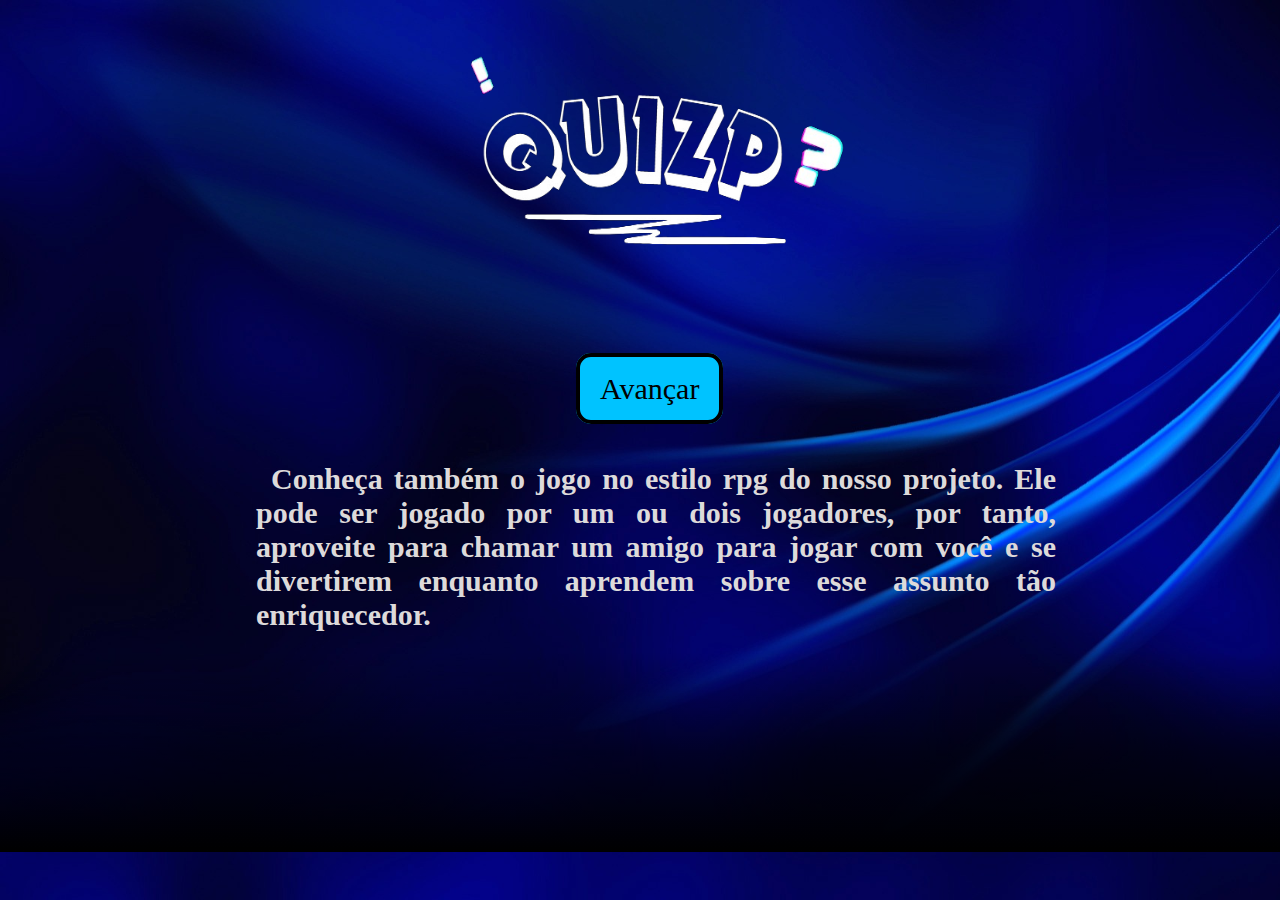
<file: index.html>
<!DOCTYPE html>
<html lang="en">
<head>
    <meta charset="UTF-8">
    <meta name="viewport" content="width=device-width, initial-scale=1.0">
    <title>Quiz</title>
    <link rel="stylesheet" href="st.css">
    <link rel="stylesheet" href="str.css">
    <link rel="shortcut icon" href="_f604629d-9792-47bb-b95a-61ca71071cd0-PhotoRoom.png" type="image/x-icon">
</head>
<body style="background-image: url(fundo3.jpg);">
    <br>

    <img src="iml.png" width="400px" height="300px" class="imag">
    
    <a href="tut.html" class="btav">Avançar</a>
    <br>
    <br>
    <br>
    <h1 class="publi">Conheça também o jogo no estilo rpg do nosso projeto. Ele pode ser jogado por um ou dois jogadores, por tanto,
        aproveite para chamar um amigo para jogar com você e se divertirem enquanto aprendem sobre esse assunto tão 
        enriquecedor. 
    </h1>

    <footer></footer>
</body>
</html>
</file>
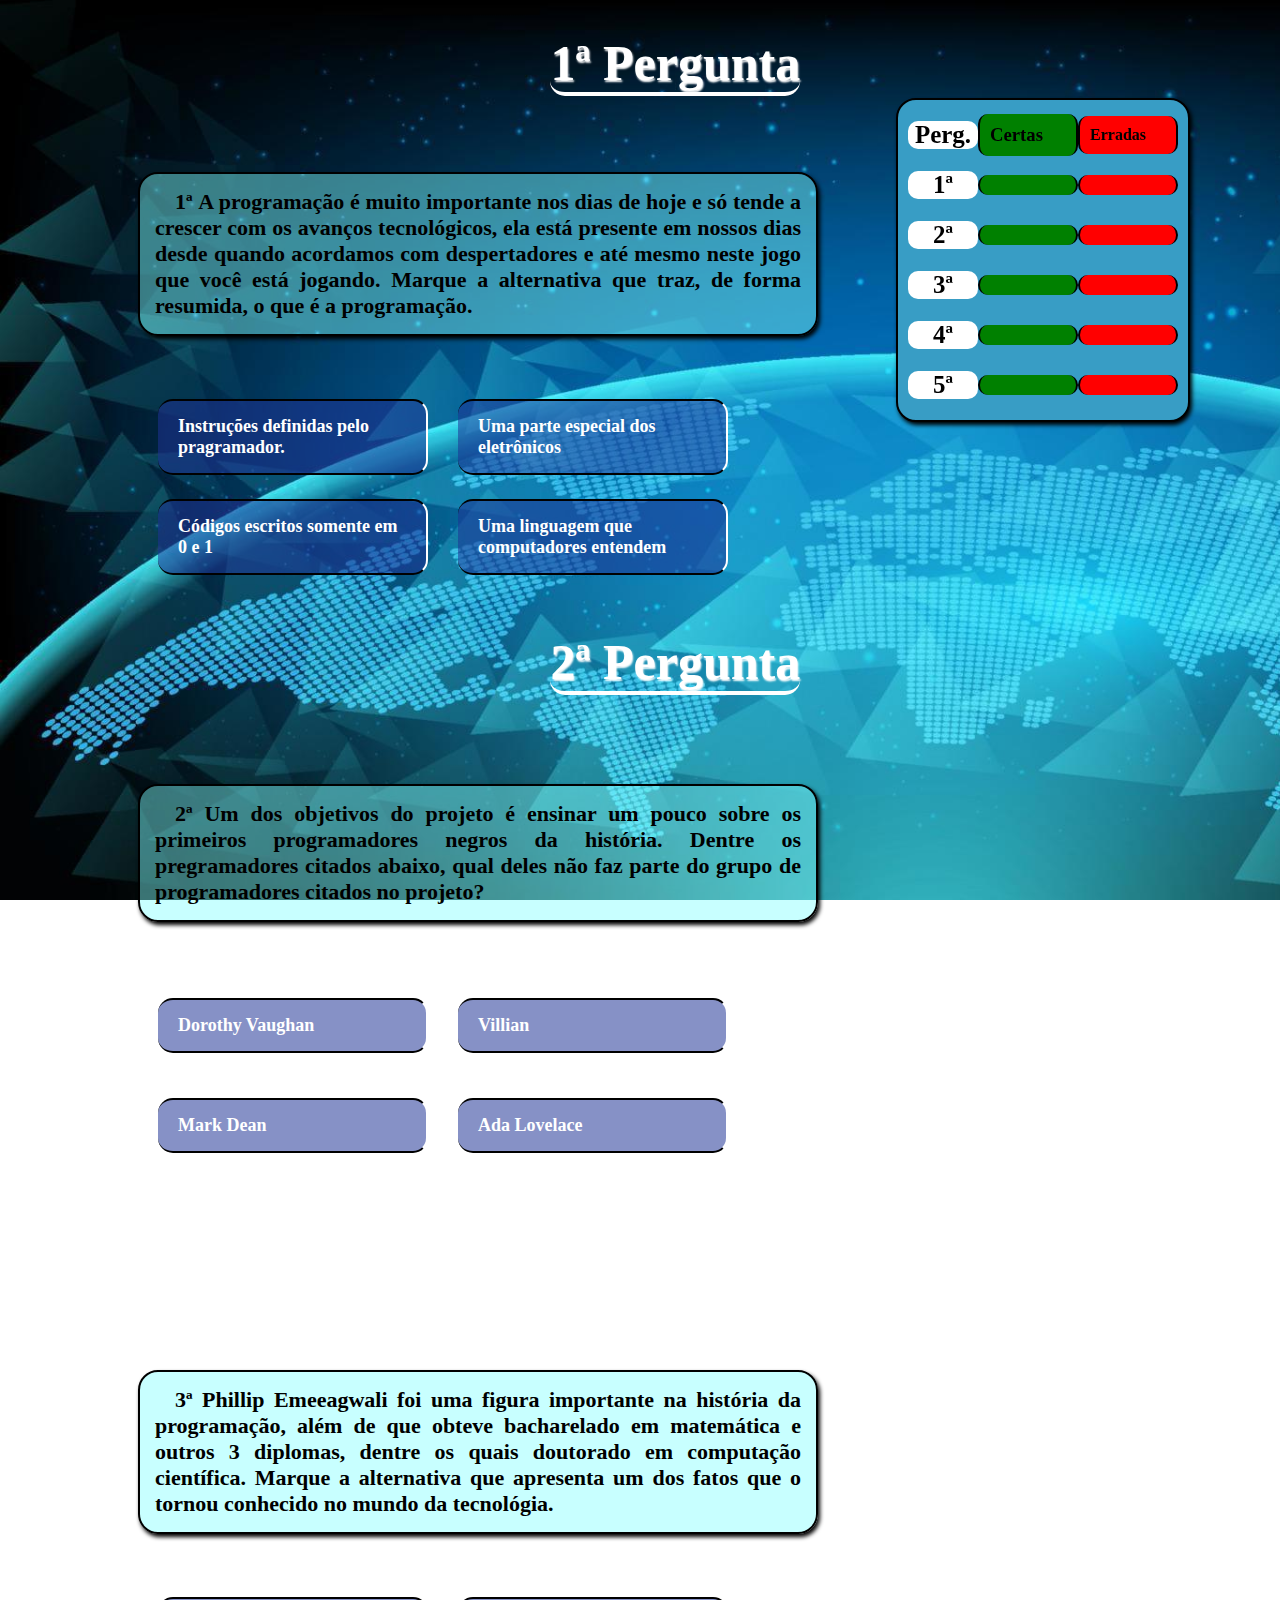
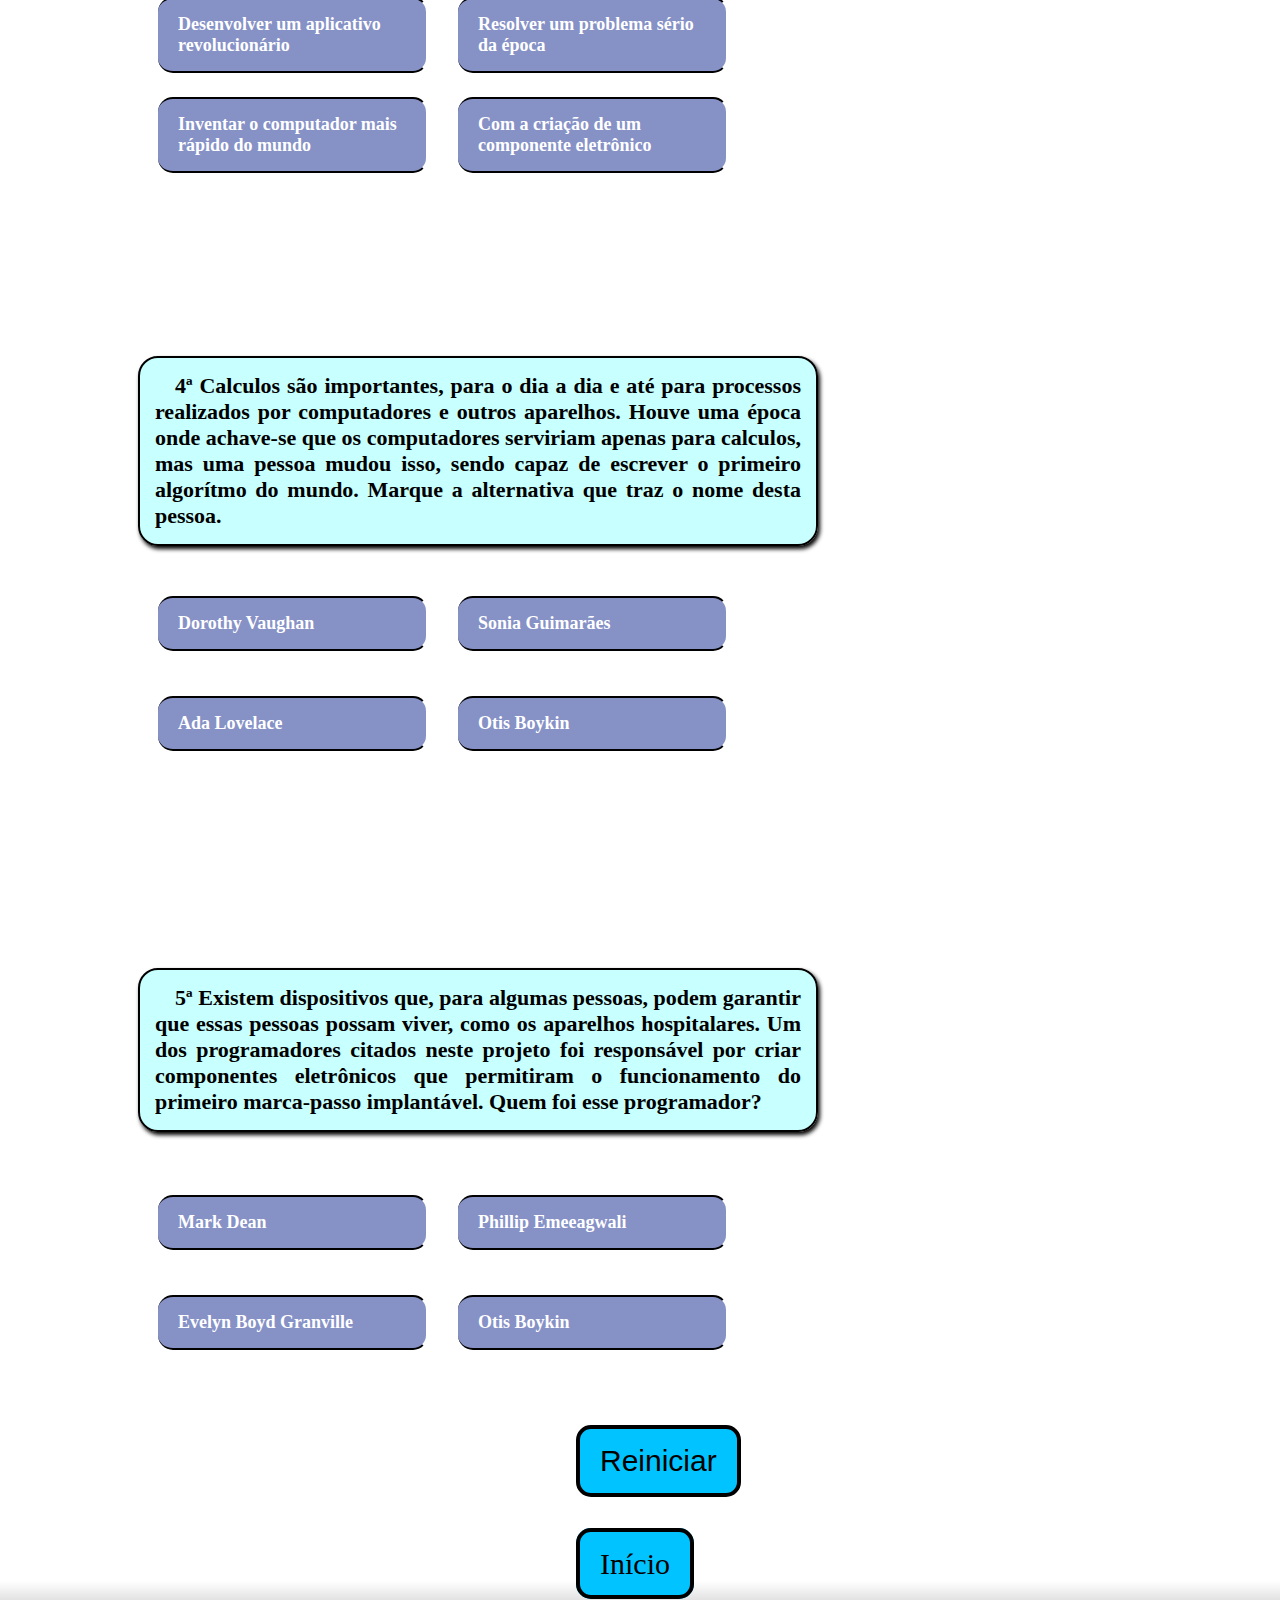
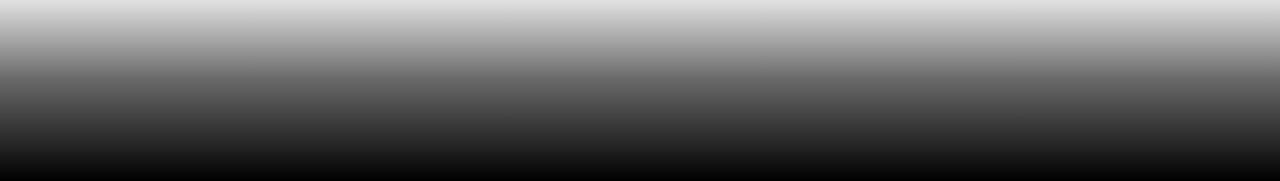
<file: per1.html>
<!DOCTYPE html>
<html lang="en">
<head>
    <meta charset="UTF-8">
    <meta name="viewport" content="width=device-width, initial-scale=1.0">
    <title>Perguntas</title>
    <link rel="stylesheet" href="st.css">
    <link rel="stylesheet" href="str.css">
    <link rel="shortcut icon" href="_f604629d-9792-47bb-b95a-61ca71071cd0-PhotoRoom.png" type="image/x-icon">
</head>
<body style="background-image: url(fundo2.jpg);">
    <!--Desempenho-->
    <div class="cx_desempenho">
        <h1>Perg.</h1>
        <h3>Certas</h3>
        <h4>Erradas</h4>

        <h1>1ª</h1>
        <h3 id="c1"></h3>
        <h4 id="e1"></h4>

        <h1>2ª</h1>
        <h3 id="c2"></h3>
        <h4 id="e2"></h4>

        <h1>3ª</h1>
        <h3 id="c3"></h3>
        <h4 id="e3"></h4>
        
        <h1>4ª</h1>
        <h3 id="c4"></h3>
        <h4 id="e4"></h4>

        <h1>5ª</h1>
        <h3 id="c5"></h3>
        <h4 id="e5"></h4>

    </div>
<!--11111111111111-->
    <h1 class="titulo">1ª Pergunta</h1>

    <div class="caixa">
        <div class="txper">
            <h2><b>1ª </b> A programação é muito importante nos dias de hoje e só tende a crescer com os avanços tecnológicos,
                ela está presente em nossos dias desde quando acordamos com despertadores e até mesmo neste jogo que você está jogando.
                Marque a alternativa que traz, de forma resumida, o que é a programação.
                </h2>
        </div>

        <div class="alt">
            <a onclick="certa1()">Instruções definidas pelo pragramador.</a>
            <a id="r1" onclick="errada1()">Uma parte especial dos eletrônicos</a>
            <a id="r2" onclick="errada1()">Códigos escritos somente em 0 e 1</a>
            <a id="r3" onclick="errada1()">Uma linguagem que computadores entendem</a>
        </div>

    </div>

    
<!--2222222222222222-->
    <h1 class="titulo">2ª Pergunta</h1>
    
    <div class="caixa">
        <div class="txper">
            <h2><b>2ª </b>Um dos objetivos do projeto é ensinar um pouco sobre os primeiros programadores negros 
                da história. Dentre os pregramadores citados abaixo, qual deles não faz parte do grupo de programadores
                citados no projeto?
                </h2>
        </div>

        <div class="alt">
            <a id="r4" onclick="errada2()">Dorothy Vaughan</a>
            <a onclick="certa2()">Villian</a>
            <a id="r5" onclick="errada2()">Mark Dean</a>
            <a id="r6" onclick="errada2()">Ada Lovelace</a>
        </div>
    </div>

<!--333333333333333-->

    <h1 class="titulo">3ª Pergunta</h1>
        
    <div class="caixa">
        <div class="txper">
            <h2><b>3ª </b> Phillip Emeeagwali foi uma figura importante na história da programação,
                 além de que obteve bacharelado em matemática e outros 3 diplomas, dentre os quais doutorado em computação científica.
                 Marque a alternativa que apresenta um dos fatos que o tornou conhecido no mundo da tecnológia. 
                </h2>
        </div>

        <div class="alt">
            <a id="r8" onclick="errada3()">Desenvolver um aplicativo revolucionário</a>
            <a id="r7" onclick="errada3()">Resolver um problema sério da época</a>
            <a onclick="certa3()">Inventar o computador mais rápido do mundo</a>
            <a id="r9" onclick="errada3()">Com a criação de um componente eletrônico</a>
        </div>
    </div>
    
    <h1 class="titulo">4ª Pergunta</h1>

    <div class="caixa">
        <div class="txper">
            <h2><b>4ª </b> Calculos são importantes, para o dia a dia e
                até para processos realizados por computadores e outros aparelhos. 
                Houve uma época onde achave-se que os computadores serviriam apenas para calculos, mas uma 
                pessoa mudou isso, sendo capaz de escrever o primeiro algorítmo do mundo. Marque a alternativa
                que traz o nome desta pessoa.
                </h2>
        </div>

        <div class="alt">
            <a id="r10" onclick="errada4()">Dorothy Vaughan</a>
            <a id="r11" onclick="errada4()">Sonia Guimarães</a>
            <a onclick="certa4()">Ada Lovelace</a>
            <a id="r12" onclick="errada4()">Otis Boykin</a>
        </div>
    </div>

    <h1 class="titulo">5ª Pergunta</h1>

    <div class="caixa">
        <div class="txper">
            <h2><b>5ª </b> Existem dispositivos que, para algumas pessoas, podem garantir que 
                essas pessoas possam viver, como os aparelhos hospitalares. Um dos programadores citados neste projeto 
                foi responsável por criar componentes eletrônicos que permitiram o funcionamento do primeiro marca-passo 
                implantável. Quem foi esse programador?
                </h2>
        </div>

        <div class="alt">
            <a id="r13" onclick="errada5()">Mark Dean</a>
            <a id="r14" onclick="errada5()">Phillip Emeeagwali</a>
            <a id="r15" onclick="errada5()">Evelyn Boyd Granville</a>
            <a onclick="certa5()">Otis Boykin</a>
        </div>
    </div>

    <button onclick="boa_sorte()" class="btav" style="margin-bottom: 50px;">Reiniciar</button>
    <a href="index.html" class="btav">Início</a>    

    <script src="stj.js">
        
    </script>
    <footer></footer>
</body>
</html>
</file>
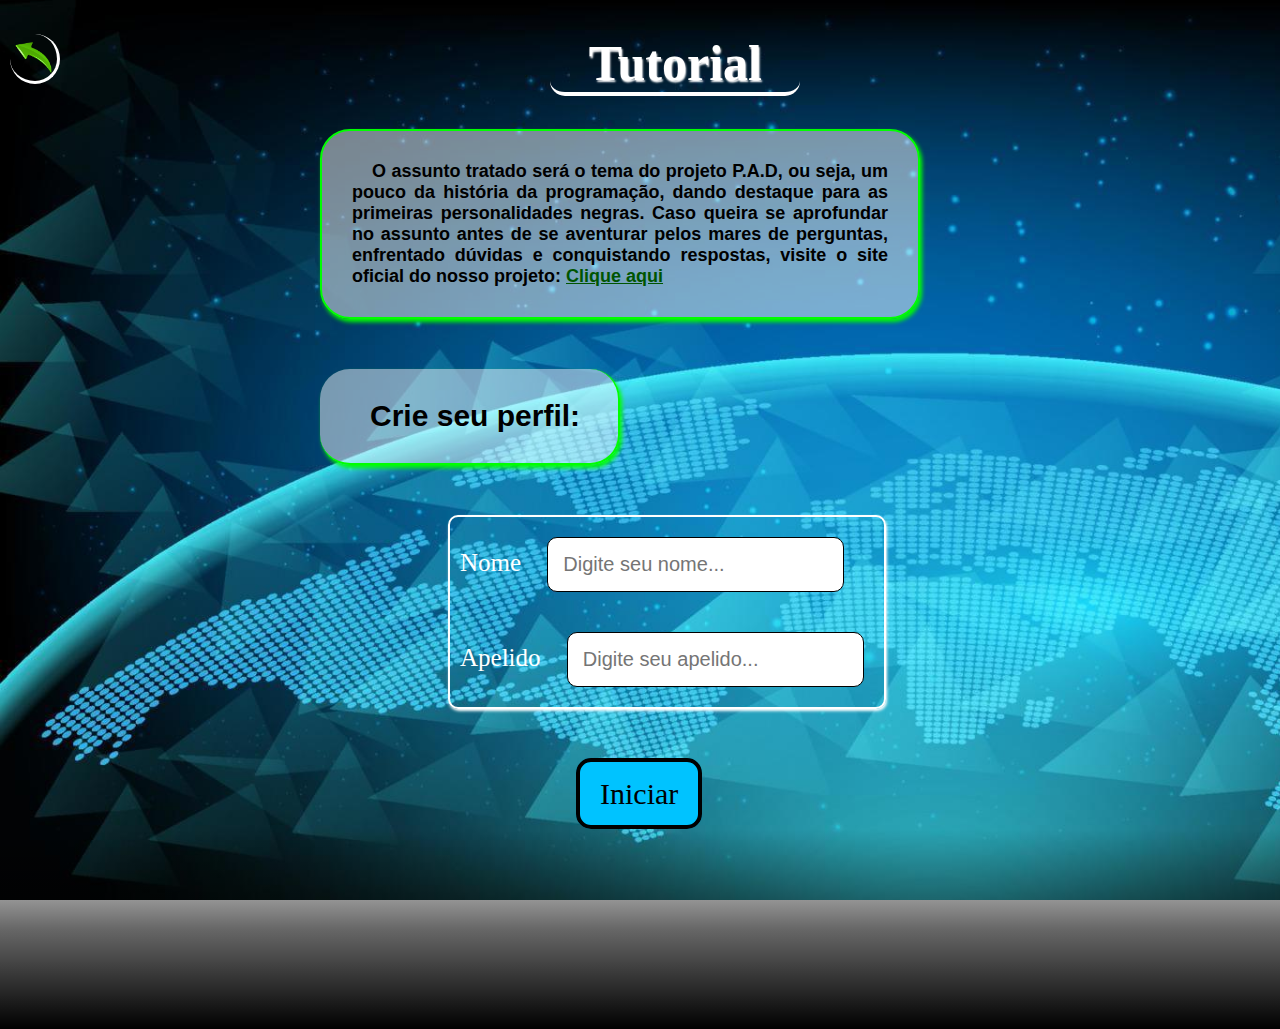
<file: tut.html>
<!DOCTYPE html>
<html lang="en">
<head>
    <meta charset="UTF-8">
    <meta name="viewport" content="width=device-width, initial-scale=1.0">
    <title>Tutorial</title>
    <link rel="stylesheet" href="st.css">
    <link rel="stylesheet" href="str.css">
    <link rel="shortcut icon" href="_f604629d-9792-47bb-b95a-61ca71071cd0-PhotoRoom.png" type="image/x-icon">
</head>
<body style="background-image: url(fundo2.jpg);">
    <a href="index.html"> <img src="seta.png" class="imvolt"></a>
    <h1 class="titulo">Tutorial</h1>
    
    <p> O assunto tratado será o tema do projeto P.A.D,
        ou seja, um pouco da história da programação, dando destaque para as primeiras personalidades negras. Caso queira se aprofundar no assunto antes 
        de se aventurar pelos mares de perguntas, enfrentado dúvidas e conquistando respostas, visite o site oficial do 
        nosso projeto: <a style="color: rgb(0, 85, 0)" href="#">Clique aqui</a>
    </p>
    
    <p style="font-size: 30px; border-top: none; border-left: none;width: 300px;">Crie seu perfil: </p>

    <form>
        <label for="campo_nome">Nome</label>
        <input id="campo_nome" type="text" placeholder="Digite seu nome...">
        <br>
        <label for="campo_nome2">Apelido</label>
        <input id="campo_nome2" type="text" placeholder="Digite seu apelido...">
    </form>
    <br>
    <a href="per1.html" class="btav" onclick="boa_sorte()">Iniciar</a>
    <br>
    <br>
    
    <script src="stj.js">

    </script>
    <footer></footer>
</body>
</html>
</file>
<file: st.css>
*{
    box-sizing: border-box;
}
body{
    background-attachment: fixed;
    background-size: cover;
    margin: 0;
}

.titulo{
    margin-left: 43%;
    color: white;
    border-bottom: 4px solid white;
    border-radius: 15px;
    width: 250px;
    text-shadow: 1px 2px 2px white;
    font-size: 50px;
    text-align: center;
}

.btav{
    background: rgb(0, 195, 255);
    padding: 15px 20px;
    color: black;
    margin-top: 30px;
    margin-left: 45%;
    border: 4px solid black;
    border-radius: 15px; 
    font-size: 30px;
    text-decoration: none;
    transition: 0.8s;
}
.btav:hover{
    padding: 10px 15px;
    background: rgb(0, 81, 105);
    color: white;
    border-bottom: 3px solid white;
    transition: 0.8s;
}
.imag{
    border-radius: 30px;
    
    margin-left: 35%;
    
    margin-bottom: 50px;
}
p{
    text-indent: 20px;
    color: black;
    border: 2px solid rgb(0, 255, 0);
    box-shadow: 2px 3px 4px rgb(0, 255, 0);
    border-radius: 30px;
    font-size: 18px;
    text-align: justify;
    font-family: Arial, Helvetica, sans-serif;
    font-weight: bold;
    width: fit-content;
    margin-left: 25%;
    width: 600px;
    padding: 30px;
    margin-bottom: 50px;
    background-color: rgba(255, 255, 255, 0.473);
}
form{
    margin-left: 35%;
    color: white;
    font-size: 25px;
    border: 2px solid white;
    box-shadow: 1px 2px 3px white;
    border-radius: 10px;
    width: fit-content;
    margin-bottom: 50px;
}
form label{
    margin-left: 10px;
}
form input{
    padding: 15px;
    border: 1px solid black;
    border-radius: 10px;
    font-size: 20px;
    margin: 20px;
}
/* Grid perguntas */

.caixa{
    display: grid;
    grid-template-columns: 700px;
    grid-template-rows: 250px;
    
    width: fit-content;
    height: min-content;
    justify-content: center;
    align-items: center;
    margin-left: 10%;
}
.txper{
    justify-content: center;
    align-items: start;
   
}
.txper h2{
    text-align: justify;
    text-indent: 20px;
    font-size: 22px;
    color: black;
    background-color: rgba(130, 255, 255, 0.438);
    font-weight: 700;
    margin: 10px;
    border-radius: 20px;
    padding: 15px;
    border: 2px solid black;
    box-shadow: 2px 3px 4px black;
}
.alt{
    margin-top: 20px;
    display: grid;
    grid-template-columns: 300px 300px;
    grid-template-rows: 100px 100px;
    align-items: start;
    justify-content: start;
    
}
.alt a{
    padding: 15px 20px;
    background-color: rgba(29, 51, 148, 0.538);
    border-bottom: 2px solid black;
    border-right: 2px solid white;
    border-top: 2px solid black;
    border-radius: 15px;
    font-size: 18px;
    font-weight: 700;
    color: white;
    margin-left: 30px; 
    transition: 1s;
}
.alt a:hover{
    background-color: rgb(78, 78, 78, 0.85);
    cursor: pointer;
    border-bottom: 3px solid black;
    border-right: 3px solid white;
    box-shadow: 2px 3px 3px black;  
    transition: 0.5s;
}

/* Quadro de desempenho */
.cx_desempenho{
    background-color: rgb(56, 157, 197);
    display: grid;
    grid-template-columns: 70px 100px 100px;
    grid-template-rows: 50px 50px 50px 50px 50px 50px;
    border: 2px solid black;
    box-shadow: 2px 3px 4px black;
    border-radius: 20px;
    position: fixed;
    justify-content: center;
    align-items: center;
    margin-left: 70%;
    margin-top: 5%;
    width: fit-content;
    padding: 10px;
}
.cx_desempenho h1{
    text-align: center;
    background-color: white;
    font-size:25px; 
    border-radius: 10px;
}
.cx_desempenho h3{
    background-color: green;
    color: black;
    padding: 10px;
    border-left: 2px solid black;
    border-right: 2px solid black;
    border-radius: 10px;
}
.cx_desempenho h4{
    background-color: red;
    color: black;
    padding:10px;
    border-radius: 10px;
    border-left: 2px solid black;
    border-right: 2px solid black;
}

.publi{
    margin-top: 20px;   
    margin-left: 20%;
    width: 800px;
    color: rgb(221, 218, 218);
    font-size: 30px;
    text-align: justify;
    text-indent: 15px;
    font-weight: 700;
}

.imvolt{
    border-radius: 50%;
    overflow: visible;
    padding: 5px;
    border-bottom: 3px solid white;
    border-right: 3px solid white;
    width: 50px;
    height: 50px;
    margin-left: 10px;
    position: fixed;
    transition: 0.5s;
}
.imvolt:hover{
    transform: scale(1.2);
    transition: 0.5s;
}

footer{
    background: linear-gradient(rgb(0,0,0,0), rgba(0, 0, 0, 0.596), black);
    height: 200px;
}
</file>
<file: str.css>
@media screen and (max-width: 600px){
    .titulo{
        margin-left: 100px;
        margin-bottom: 50px;
        width: 300px;
    }
    .imag{
        margin-left: 60px;
        width: 300px;
        height: 250px;
    }
    .publi{
        width: 300px;
        margin-left: 80px;
        margin-right: 30px;
    }

    /* Tutorial */

    p{
        width: 300px;
        margin-left: 40px;
    }
    form{
        margin-left: 40px;
    }

    /* Perguntas */
    .caixa{
        display: grid;
        grid-template-columns: 400px;
        grid-template-rows: 450px;
    }

    .txper h2{
        font-size: 23px;
        padding: 15px 40px 15px 15px;
    }
    
    .alt{
        grid-template-columns: 210px 210px;
        grid-template-rows: 100px 110px;
    }
    .alt a{
        padding: 10px 15px;
    }

    /* Desempenho */
    .cx_desempenho{
        margin-left: 90%;
        transition: 0.5s;
    }
    .cx_desempenho:hover{
        transform: translateX(-270px);
        transition: 0.5s;
    }

    footer{
        width: 430px;
    }
}
</file>
